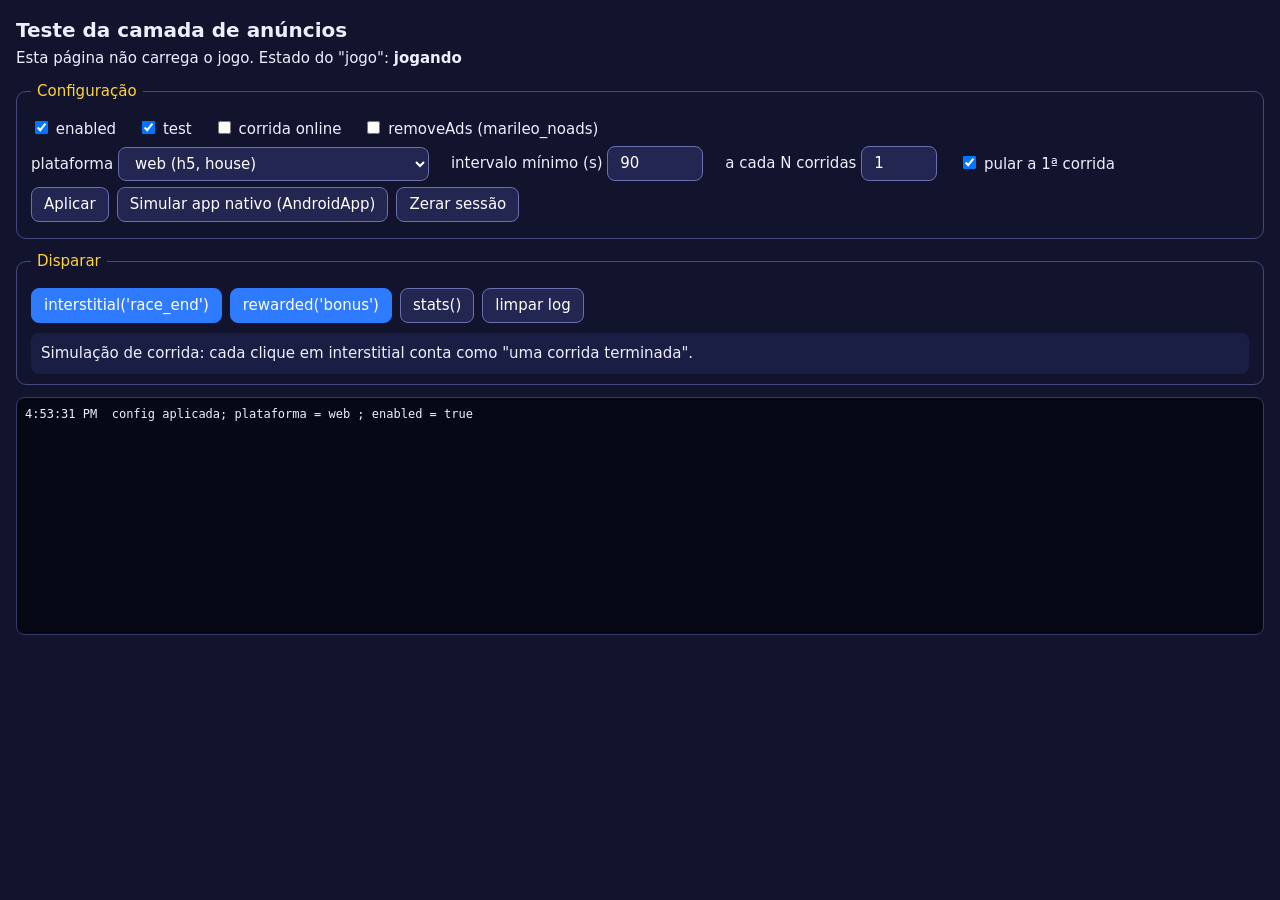
<file: ads-test.html>
<!doctype html>
<html lang="pt-BR">
<head>
<meta charset="utf-8">
<meta name="viewport" content="width=device-width, initial-scale=1">
<title>Race Cities — teste de anúncios</title>
<link rel="stylesheet" href="css/ads.css">
<style>
  body { margin: 0; padding: 16px; font: 15px/1.4 system-ui, sans-serif; background: #12142e; color: #eef; }
  h1 { font-size: 20px; margin: 0 0 4px; }
  fieldset { border: 1px solid #44487a; border-radius: 10px; margin: 12px 0; padding: 10px 14px; }
  legend { padding: 0 6px; color: #ffd23f; }
  label { margin-right: 14px; white-space: nowrap; }
  button, select, input { font: inherit; padding: 6px 12px; border-radius: 8px; border: 1px solid #6a6fb0; background: #232650; color: #fff; }
  button { cursor: pointer; }
  button.main { background: #2f7bff; border-color: #2f7bff; }
  #log { height: 220px; overflow: auto; background: #070816; border: 1px solid #333764; border-radius: 8px; padding: 8px; font: 12px/1.45 ui-monospace, monospace; white-space: pre-wrap; }
  .row { display: flex; flex-wrap: wrap; gap: 8px; align-items: center; margin: 6px 0; }
  .fake { margin-top: 10px; padding: 10px; background: #1a1d44; border-radius: 8px; }
</style>
</head>
<body>
<h1>Teste da camada de anúncios</h1>
<div>Esta página não carrega o jogo. Estado do "jogo": <b id="gameState">jogando</b> <span id="sndState"></span></div>

<fieldset>
  <legend>Configuração</legend>
  <div class="row">
    <label><input type="checkbox" id="cEnabled" checked> enabled</label>
    <label><input type="checkbox" id="cTest" checked> test</label>
    <label><input type="checkbox" id="cOnline"> corrida online</label>
    <label><input type="checkbox" id="cNoads"> removeAds (marileo_noads)</label>
  </div>
  <div class="row">
    <label>plataforma
      <select id="cPlatform">
        <option value="web">web (h5, house)</option>
        <option value="house">somente house</option>
        <option value="crazygames">crazygames</option>
        <option value="poki">poki</option>
        <option value="native">native (precisa do app / simulação)</option>
      </select>
    </label>
    <label>intervalo mínimo (s) <input id="cMin" type="number" value="90" style="width:70px"></label>
    <label>a cada N corridas <input id="cEvery" type="number" value="1" min="1" style="width:50px"></label>
    <label><input type="checkbox" id="cSkipFirst" checked> pular a 1ª corrida</label>
  </div>
  <div class="row">
    <button id="bApply">Aplicar</button>
    <button id="bNative">Simular app nativo (AndroidApp)</button>
    <button id="bReset">Zerar sessão</button>
  </div>
</fieldset>

<fieldset>
  <legend>Disparar</legend>
  <div class="row">
    <button class="main" id="bInter">interstitial('race_end')</button>
    <button class="main" id="bRew">rewarded('bonus')</button>
    <button id="bStats">stats()</button>
    <button id="bClear">limpar log</button>
  </div>
  <div class="fake">Simulação de corrida: cada clique em interstitial conta como "uma corrida terminada".</div>
</fieldset>

<div id="log"></div>

<script type="module">
import { ads } from './js/ads.js';

const $ = id => document.getElementById(id);
const log = (...a) => { const l = $('log'); l.textContent += new Date().toLocaleTimeString() + '  ' + a.map(x => typeof x === 'string' ? x : JSON.stringify(x)).join(' ') + '\n'; l.scrollTop = l.scrollHeight; };
window.__log = log;

// campanha com imagem (SVG embutido) só para testar o layout
const svg = encodeURIComponent('<svg xmlns="http://www.w3.org/2000/svg" width="600" height="400"><defs><linearGradient id="g" x1="0" y1="0" x2="1" y2="1"><stop offset="0" stop-color="#ffb020"/><stop offset="1" stop-color="#ff3b8f"/></linearGradient></defs><rect width="600" height="400" fill="url(#g)"/><text x="300" y="230" font-size="110" text-anchor="middle" fill="#fff" font-family="sans-serif" font-weight="800">PÃO</text></svg>');
ads.configure({
  house: { countdown: 5 },
  houseCampaigns: [
    { id: 'teste-texto', title: 'Jogue com os amigos!', text: 'Crie uma sala online e corra com a turma toda.', weight: 1 },
    { id: 'teste-imagem', title: 'Padaria Pão Quente', text: 'Pão fresquinho todo dia às 6h!', image: 'data:image/svg+xml,' + svg, url: 'https://example.com/', linkLabel: 'Conhecer a padaria', weight: 1 },
  ],
});
const q = new URLSearchParams(location.search);
if (q.get('campaign') === 'text') ads.configure({ houseCampaigns: ads.config.houseCampaigns.slice(0, 1) });
if (q.get('campaign') === 'image') ads.configure({ houseCampaigns: ads.config.houseCampaigns.slice(1) });

ads.onPause = () => { $('gameState').textContent = 'PAUSADO (anúncio na tela, áudio mudo)'; log('onPause'); };
ads.onResume = () => { $('gameState').textContent = 'jogando'; log('onResume'); };
ads.isSoundOn = () => true;

function apply() {
  ads.configure({
    enabled: $('cEnabled').checked, test: $('cTest').checked,
    platform: $('cPlatform').value === 'house' ? 'web' : $('cPlatform').value,
    minSecondsBetween: +$('cMin').value, skipFirstRace: $('cSkipFirst').checked, everyNRaces: +$('cEvery').value || 1,
    providers: { web: $('cPlatform').value === 'house' ? ['house'] : ['h5', 'house'] },
    h5: { client: 'ca-pub-1234567890123456' },
  });
  try { localStorage.setItem('marileo_noads', $('cNoads').checked ? '1' : '0'); } catch (e) { /* */ }
  ads.init();
  log('config aplicada; plataforma =', ads.platform, '; enabled =', ads.config.enabled);
}
$('bApply').onclick = apply;
$('bReset').onclick = () => { ads.reset(); log('sessão zerada'); };
$('bClear').onclick = () => { $('log').textContent = ''; };
$('bStats').onclick = () => log('stats', ads.stats());
$('bNative').onclick = () => {
  // imita o app: chama __adStarted, espera 1,5 s e chama __adDone
  window.AndroidApp = {
    showInterstitial(p) { log('[app] showInterstitial', p); setTimeout(() => window.__adStarted && window.__adStarted(), 200); setTimeout(() => window.__adDone({ shown: true }), 1700); },
    showRewarded(p) { log('[app] showRewarded', p); setTimeout(() => window.__adStarted && window.__adStarted(), 200); setTimeout(() => window.__adDone({ rewarded: true }), 1700); },
  };
  log('AndroidApp simulado instalado. Escolha a plataforma "native" e Aplicar.');
};
$('bInter').onclick = async () => {
  log('> interstitial()...');
  const t = performance.now();
  const r = await ads.interstitial('race_end', { online: $('cOnline').checked });
  log('< interstitial', r, Math.round(performance.now() - t) + 'ms');
};
$('bRew').onclick = async () => {
  log('> rewarded()...');
  const r = await ads.rewarded('bonus');
  log('< rewarded', r);
};
window.__apply = apply;
apply();
</script>
</body>
</html>
</file>
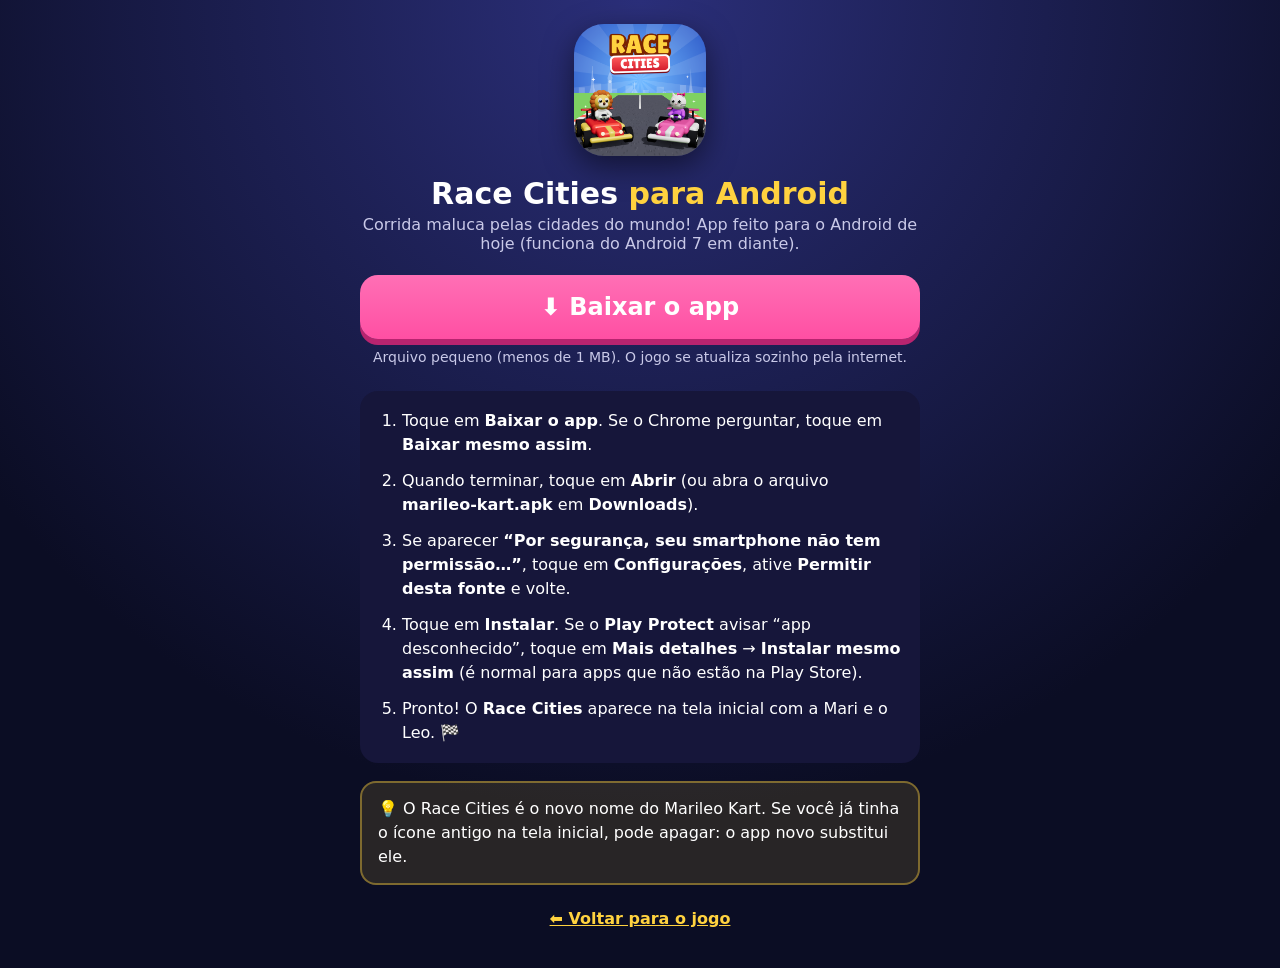
<file: baixar.html>
<!doctype html>
<html lang="pt-BR">
<head>
  <meta charset="utf-8">
  <meta name="viewport" content="width=device-width, initial-scale=1, viewport-fit=cover">
  <meta name="theme-color" content="#16163a">
  <title>Baixar Race Cities para Android</title>
  <link rel="icon" href="icons/favicon-32.png">
  <style>
    :root { --bg: #0b0d24; --card: #16163a; --pink: #ff4fa3; --yellow: #ffd23f; --txt: #fff; --muted: #c9c9e8; }
    * { box-sizing: border-box; }
    body { margin: 0; background: radial-gradient(circle at 50% 0, #2b2f7a, var(--bg) 70%); color: var(--txt);
      font-family: system-ui, -apple-system, "Segoe UI", Roboto, sans-serif; min-height: 100vh; padding: 24px 16px 40px; }
    main { max-width: 560px; margin: 0 auto; text-align: center; }
    .icon { width: 132px; height: 132px; border-radius: 30px; box-shadow: 0 10px 30px rgba(0,0,0,.5); }
    h1 { font-size: 30px; margin: 16px 0 4px; }
    h1 b { color: var(--yellow); }
    .sub { color: var(--muted); margin: 0 0 22px; }
    .dl { display: block; background: linear-gradient(180deg, #ff6fb5, var(--pink)); color: #fff; text-decoration: none;
      font-size: 24px; font-weight: 800; padding: 18px; border-radius: 18px; box-shadow: 0 6px 0 #b8246f; }
    .dl:active { transform: translateY(4px); box-shadow: 0 2px 0 #b8246f; }
    .size { color: var(--muted); font-size: 14px; margin: 10px 0 26px; }
    ol { text-align: left; background: var(--card); border-radius: 18px; padding: 18px 18px 18px 42px; line-height: 1.5; margin: 0 0 18px; }
    li { margin: 0 0 12px; }
    li:last-child { margin: 0; }
    .tip { text-align: left; background: rgba(255,210,63,.12); border: 2px solid rgba(255,210,63,.4); border-radius: 16px; padding: 14px 16px; line-height: 1.5; }
    a.back { display: inline-block; margin-top: 24px; color: var(--yellow); font-weight: 700; }
  </style>
</head>
<body>
  <main>
    <img class="icon" src="icons/icon-512.png" alt="Ícone do Race Cities com a Mari e o Leo">
    <h1>Race Cities <b>para Android</b></h1>
    <p class="sub">Corrida maluca pelas cidades do mundo! App feito para o Android de hoje (funciona do Android 7 em diante).</p>
    <a class="dl" href="download/marileo-kart.apk" download="marileo-kart.apk">⬇️ Baixar o app</a>
    <p class="size">Arquivo pequeno (menos de 1 MB). O jogo se atualiza sozinho pela internet.</p>
    <ol>
      <li>Toque em <b>Baixar o app</b>. Se o Chrome perguntar, toque em <b>Baixar mesmo assim</b>.</li>
      <li>Quando terminar, toque em <b>Abrir</b> (ou abra o arquivo <b>marileo-kart.apk</b> em <b>Downloads</b>).</li>
      <li>Se aparecer <b>“Por segurança, seu smartphone não tem permissão…”</b>, toque em <b>Configurações</b>,
        ative <b>Permitir desta fonte</b> e volte.</li>
      <li>Toque em <b>Instalar</b>. Se o <b>Play Protect</b> avisar “app desconhecido”, toque em
        <b>Mais detalhes</b> → <b>Instalar mesmo assim</b> (é normal para apps que não estão na Play Store).</li>
      <li>Pronto! O <b>Race Cities</b> aparece na tela inicial com a Mari e o Leo. 🏁</li>
    </ol>
    <div class="tip">💡 O Race Cities é o novo nome do Marileo Kart. Se você já tinha o ícone antigo na tela inicial, pode apagar:
      o app novo substitui ele.</div>
    <a class="back" href="./">⬅ Voltar para o jogo</a>
  </main>
</body>
</html>
</file>
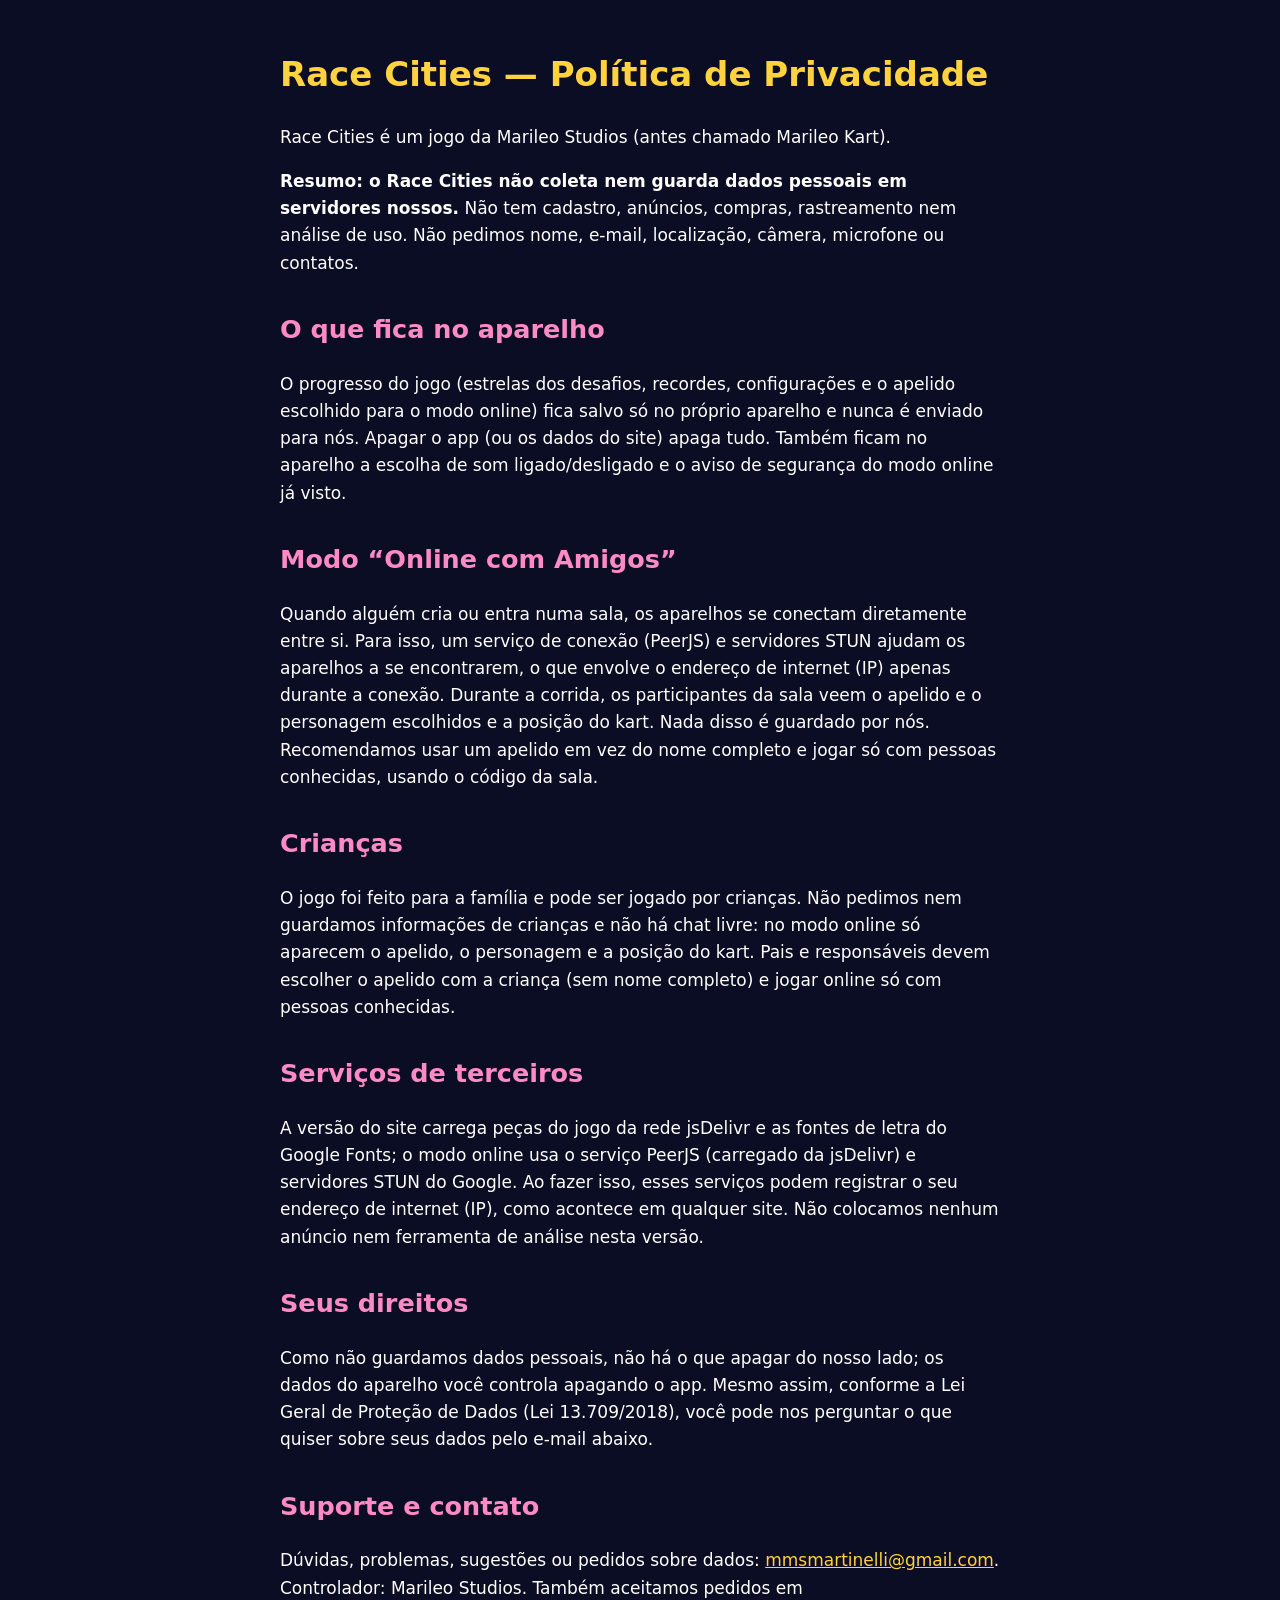
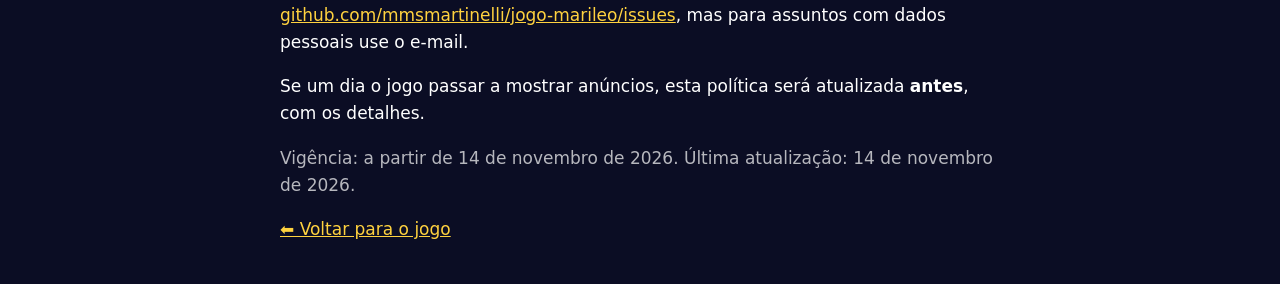
<file: privacidade.html>
<!doctype html>
<html lang="pt-BR"><head><meta charset="utf-8"><meta name="viewport" content="width=device-width, initial-scale=1">
<title>Race Cities — Privacidade e Suporte</title><link rel="icon" href="icons/favicon-32.png">
<style>body{margin:0;background:#0b0d24;color:#fff;font:17px/1.6 system-ui,-apple-system,sans-serif;padding:24px 16px}
main{max-width:720px;margin:0 auto}h1{color:#ffd23f}h2{color:#ff8ac6;margin-top:32px}a{color:#ffd23f}</style></head>
<body><main>
<h1>Race Cities — Política de Privacidade</h1>
<p>Race Cities é um jogo da Marileo Studios (antes chamado Marileo Kart).</p>
<p><b>Resumo: o Race Cities não coleta nem guarda dados pessoais em servidores nossos.</b> Não tem cadastro, anúncios, compras, rastreamento nem análise de uso. Não pedimos nome, e-mail, localização, câmera, microfone ou contatos.</p>
<h2>O que fica no aparelho</h2>
<p>O progresso do jogo (estrelas dos desafios, recordes, configurações e o apelido escolhido para o modo online) fica salvo só no próprio aparelho e nunca é enviado para nós. Apagar o app (ou os dados do site) apaga tudo. Também ficam no aparelho a escolha de som ligado/desligado e o aviso de segurança do modo online já visto.</p>
<h2>Modo “Online com Amigos”</h2>
<p>Quando alguém cria ou entra numa sala, os aparelhos se conectam diretamente entre si. Para isso, um serviço de conexão (PeerJS) e servidores STUN ajudam os aparelhos a se encontrarem, o que envolve o endereço de internet (IP) apenas durante a conexão. Durante a corrida, os participantes da sala veem o apelido e o personagem escolhidos e a posição do kart. Nada disso é guardado por nós. Recomendamos usar um apelido em vez do nome completo e jogar só com pessoas conhecidas, usando o código da sala.</p>
<h2>Crianças</h2>
<p>O jogo foi feito para a família e pode ser jogado por crianças. Não pedimos nem guardamos informações de crianças e não há chat livre: no modo online só aparecem o apelido, o personagem e a posição do kart. Pais e responsáveis devem escolher o apelido com a criança (sem nome completo) e jogar online só com pessoas conhecidas.</p>
<h2>Serviços de terceiros</h2>
<p>A versão do site carrega peças do jogo da rede jsDelivr e as fontes de letra do Google Fonts; o modo online usa o serviço PeerJS (carregado da jsDelivr) e servidores STUN do Google. Ao fazer isso, esses serviços podem registrar o seu endereço de internet (IP), como acontece em qualquer site. Não colocamos nenhum anúncio nem ferramenta de análise nesta versão.</p>
<h2>Seus direitos</h2>
<p>Como não guardamos dados pessoais, não há o que apagar do nosso lado; os dados do aparelho você controla apagando o app. Mesmo assim, conforme a Lei Geral de Proteção de Dados (Lei 13.709/2018), você pode nos perguntar o que quiser sobre seus dados pelo e-mail abaixo.</p>
<h2 id="suporte">Suporte e contato</h2>
<p>Dúvidas, problemas, sugestões ou pedidos sobre dados: <a href="mailto:mmsmartinelli@gmail.com">mmsmartinelli@gmail.com</a>. Controlador: Marileo Studios. Também aceitamos pedidos em <a href="https://github.com/mmsmartinelli/jogo-marileo/issues">github.com/mmsmartinelli/jogo-marileo/issues</a>, mas para assuntos com dados pessoais use o e-mail.</p>
<p>Se um dia o jogo passar a mostrar anúncios, esta política será atualizada <b>antes</b>, com os detalhes.</p>
<p style="opacity:.7">Vigência: a partir de 14 de novembro de 2026. Última atualização: 14 de novembro de 2026.</p>
<p><a href="./">⬅ Voltar para o jogo</a></p>
</main></body></html>
</file>
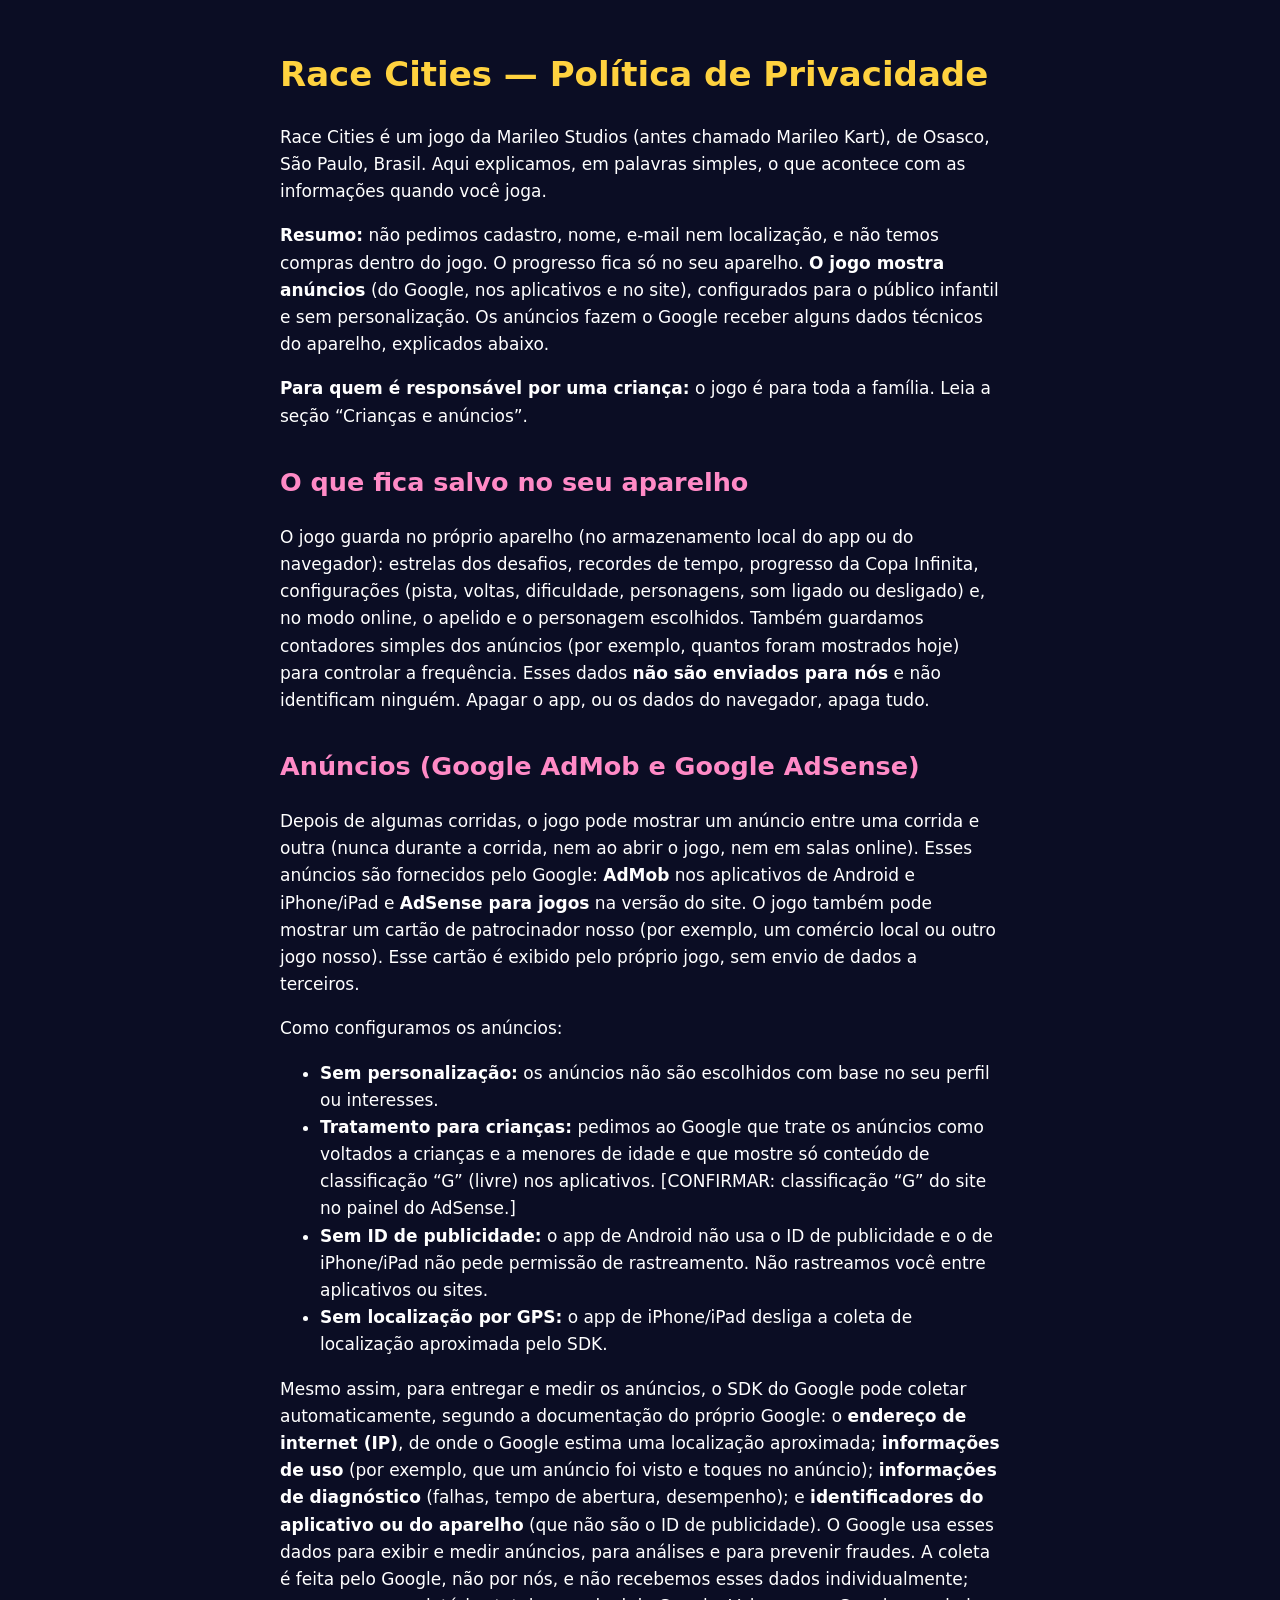
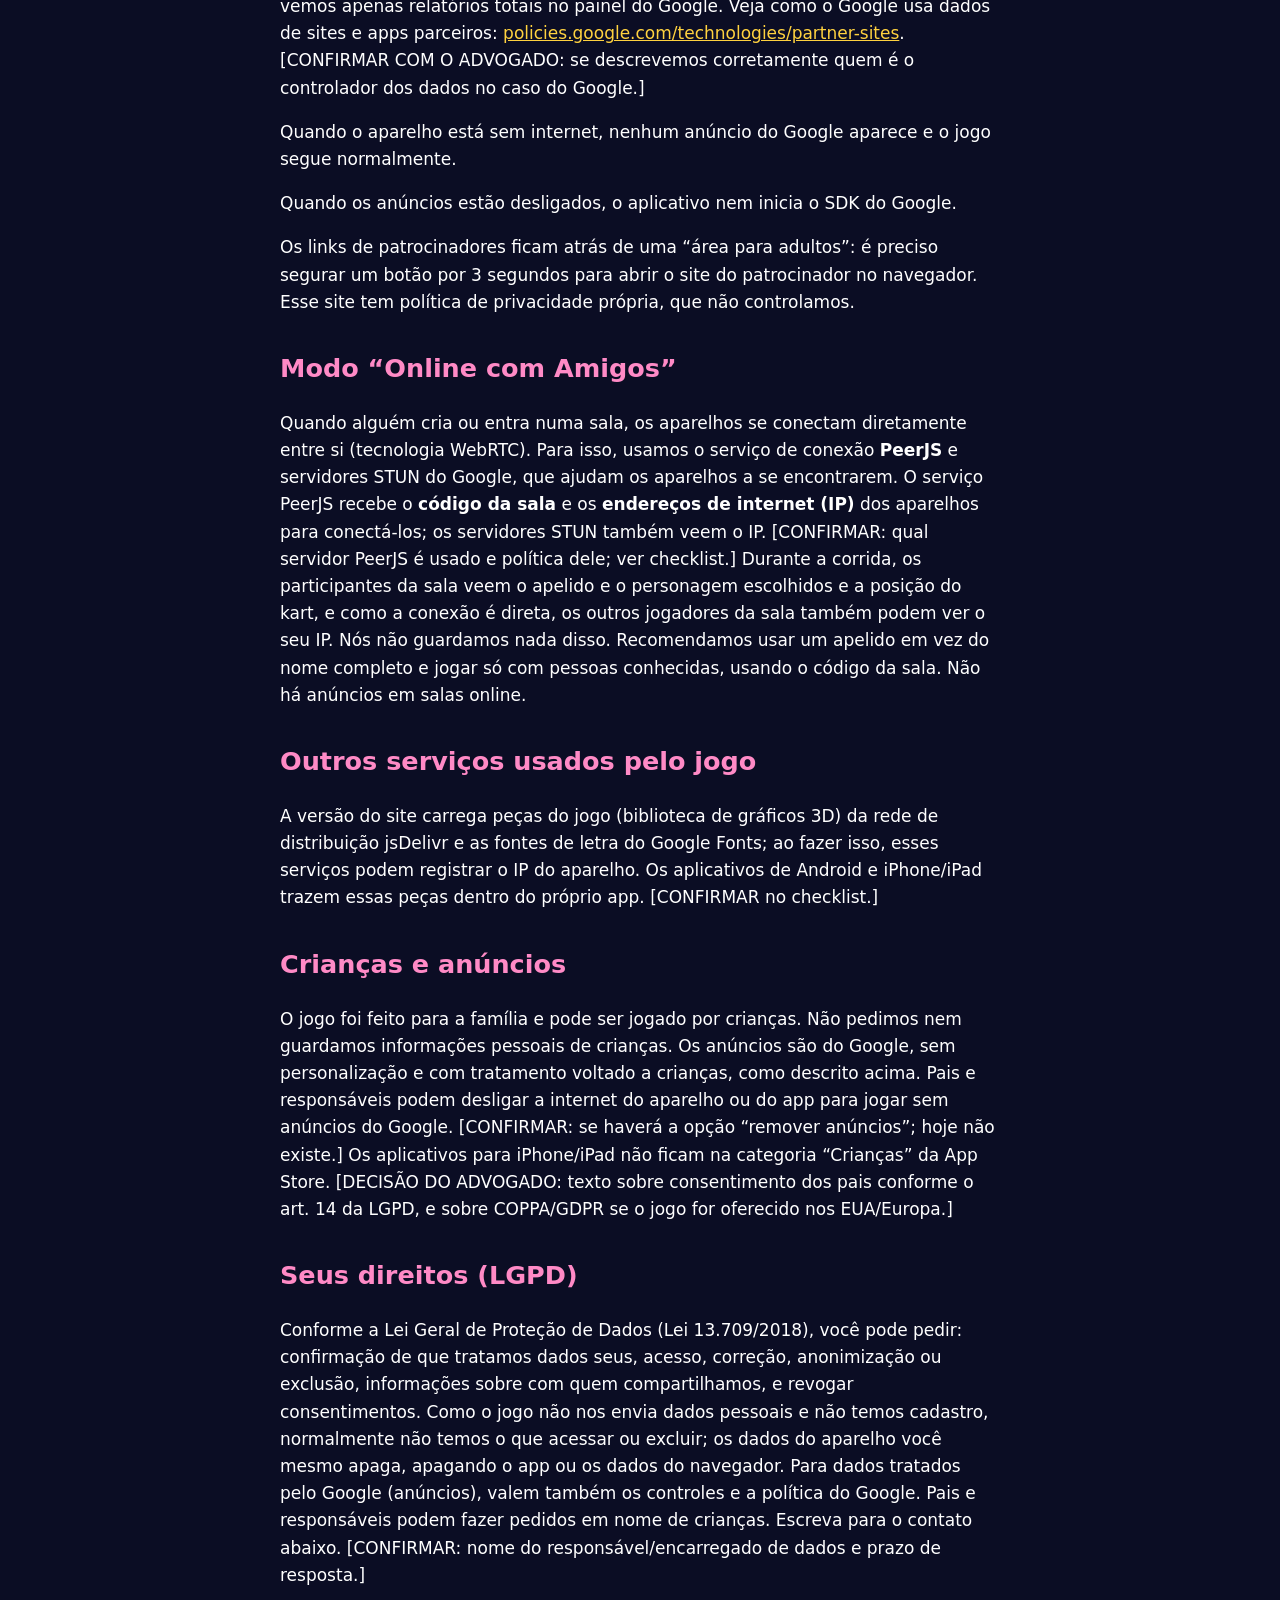
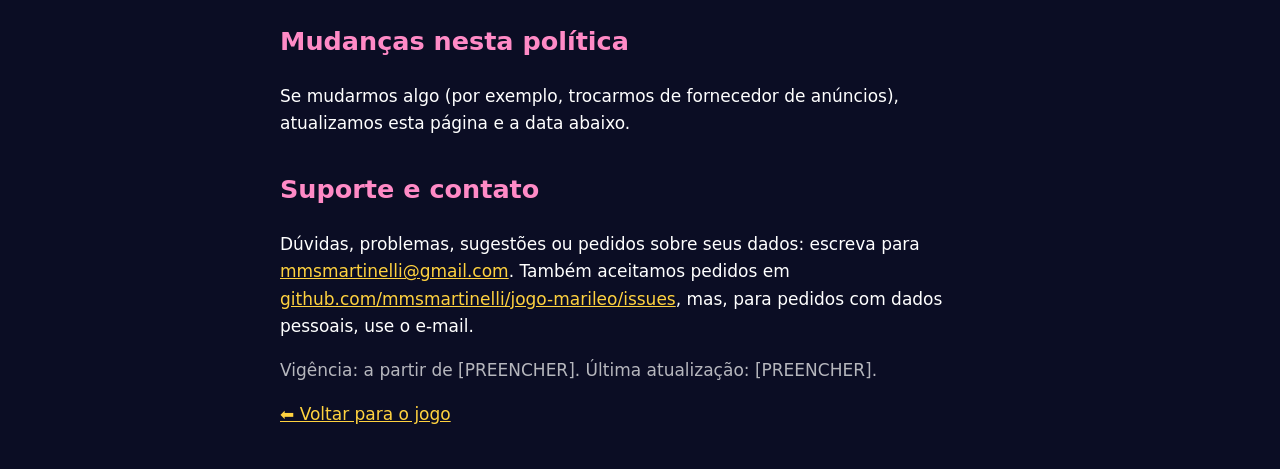
<file: docs/privacidade-com-anuncios.html>
<!doctype html>
<!-- RASCUNHO. NÃO PUBLICAR ainda. Só substitui o privacidade.html quando os anúncios reais forem ligados
     (js/ads-config.js enabled:true) e depois da revisão do advogado. Veja docs/privacidade-checklist.md.
     Tudo que está entre [colchetes] precisa ser preenchido/decidido antes de publicar. -->
<html lang="pt-BR"><head><meta charset="utf-8"><meta name="viewport" content="width=device-width, initial-scale=1">
<title>Race Cities — Privacidade e Suporte</title><link rel="icon" href="icons/favicon-32.png">
<style>body{margin:0;background:#0b0d24;color:#fff;font:17px/1.6 system-ui,-apple-system,sans-serif;padding:24px 16px}
main{max-width:720px;margin:0 auto}h1{color:#ffd23f}h2{color:#ff8ac6;margin-top:32px}a{color:#ffd23f}
table{border-collapse:collapse;width:100%;font-size:15px}th,td{border:1px solid #3a3d66;padding:6px 8px;text-align:left;vertical-align:top}th{color:#ffd23f}</style></head>
<body><main>
<h1>Race Cities — Política de Privacidade</h1>
<p>Race Cities é um jogo da Marileo Studios (antes chamado Marileo Kart), de Osasco, São Paulo, Brasil. Aqui explicamos, em palavras simples, o que acontece com as informações quando você joga.</p>
<p><b>Resumo:</b> não pedimos cadastro, nome, e-mail nem localização, e não temos compras dentro do jogo. O progresso fica só no seu aparelho. <b>O jogo mostra anúncios</b> (do Google, nos aplicativos e no site), configurados para o público infantil e sem personalização. Os anúncios fazem o Google receber alguns dados técnicos do aparelho, explicados abaixo.</p>
<p><b>Para quem é responsável por uma criança:</b> o jogo é para toda a família. Leia a seção “Crianças e anúncios”.</p>

<h2>O que fica salvo no seu aparelho</h2>
<p>O jogo guarda no próprio aparelho (no armazenamento local do app ou do navegador): estrelas dos desafios, recordes de tempo, progresso da Copa Infinita, configurações (pista, voltas, dificuldade, personagens, som ligado ou desligado) e, no modo online, o apelido e o personagem escolhidos. Também guardamos contadores simples dos anúncios (por exemplo, quantos foram mostrados hoje) para controlar a frequência. Esses dados <b>não são enviados para nós</b> e não identificam ninguém. Apagar o app, ou os dados do navegador, apaga tudo.</p>

<h2>Anúncios (Google AdMob e Google AdSense)</h2>
<p>Depois de algumas corridas, o jogo pode mostrar um anúncio entre uma corrida e outra (nunca durante a corrida, nem ao abrir o jogo, nem em salas online). Esses anúncios são fornecidos pelo Google: <b>AdMob</b> nos aplicativos de Android e iPhone/iPad e <b>AdSense para jogos</b> na versão do site. O jogo também pode mostrar um cartão de patrocinador nosso (por exemplo, um comércio local ou outro jogo nosso). Esse cartão é exibido pelo próprio jogo, sem envio de dados a terceiros.</p>
<p>Como configuramos os anúncios:</p>
<ul>
<li><b>Sem personalização:</b> os anúncios não são escolhidos com base no seu perfil ou interesses.</li>
<li><b>Tratamento para crianças:</b> pedimos ao Google que trate os anúncios como voltados a crianças e a menores de idade e que mostre só conteúdo de classificação “G” (livre) nos aplicativos. [CONFIRMAR: classificação “G” do site no painel do AdSense.]</li>
<li><b>Sem ID de publicidade:</b> o app de Android não usa o ID de publicidade e o de iPhone/iPad não pede permissão de rastreamento. Não rastreamos você entre aplicativos ou sites.</li>
<li><b>Sem localização por GPS:</b> o app de iPhone/iPad desliga a coleta de localização aproximada pelo SDK.</li>
</ul>
<p>Mesmo assim, para entregar e medir os anúncios, o SDK do Google pode coletar automaticamente, segundo a documentação do próprio Google: o <b>endereço de internet (IP)</b>, de onde o Google estima uma localização aproximada; <b>informações de uso</b> (por exemplo, que um anúncio foi visto e toques no anúncio); <b>informações de diagnóstico</b> (falhas, tempo de abertura, desempenho); e <b>identificadores do aplicativo ou do aparelho</b> (que não são o ID de publicidade). O Google usa esses dados para exibir e medir anúncios, para análises e para prevenir fraudes. A coleta é feita pelo Google, não por nós, e não recebemos esses dados individualmente; vemos apenas relatórios totais no painel do Google. Veja como o Google usa dados de sites e apps parceiros: <a href="https://policies.google.com/technologies/partner-sites">policies.google.com/technologies/partner-sites</a>. [CONFIRMAR COM O ADVOGADO: se descrevemos corretamente quem é o controlador dos dados no caso do Google.]</p>
<p>Quando o aparelho está sem internet, nenhum anúncio do Google aparece e o jogo segue normalmente.</p>
<p>Quando os anúncios estão desligados, o aplicativo nem inicia o SDK do Google.</p>
<p>Os links de patrocinadores ficam atrás de uma “área para adultos”: é preciso segurar um botão por 3 segundos para abrir o site do patrocinador no navegador. Esse site tem política de privacidade própria, que não controlamos.</p>

<h2>Modo “Online com Amigos”</h2>
<p>Quando alguém cria ou entra numa sala, os aparelhos se conectam diretamente entre si (tecnologia WebRTC). Para isso, usamos o serviço de conexão <b>PeerJS</b> e servidores STUN do Google, que ajudam os aparelhos a se encontrarem. O serviço PeerJS recebe o <b>código da sala</b> e os <b>endereços de internet (IP)</b> dos aparelhos para conectá-los; os servidores STUN também veem o IP. [CONFIRMAR: qual servidor PeerJS é usado e política dele; ver checklist.] Durante a corrida, os participantes da sala veem o apelido e o personagem escolhidos e a posição do kart, e como a conexão é direta, os outros jogadores da sala também podem ver o seu IP. Nós não guardamos nada disso. Recomendamos usar um apelido em vez do nome completo e jogar só com pessoas conhecidas, usando o código da sala. Não há anúncios em salas online.</p>

<h2>Outros serviços usados pelo jogo</h2>
<p>A versão do site carrega peças do jogo (biblioteca de gráficos 3D) da rede de distribuição jsDelivr e as fontes de letra do Google Fonts; ao fazer isso, esses serviços podem registrar o IP do aparelho. Os aplicativos de Android e iPhone/iPad trazem essas peças dentro do próprio app. [CONFIRMAR no checklist.]</p>

<h2>Crianças e anúncios</h2>
<p>O jogo foi feito para a família e pode ser jogado por crianças. Não pedimos nem guardamos informações pessoais de crianças. Os anúncios são do Google, sem personalização e com tratamento voltado a crianças, como descrito acima. Pais e responsáveis podem desligar a internet do aparelho ou do app para jogar sem anúncios do Google. [CONFIRMAR: se haverá a opção “remover anúncios”; hoje não existe.] Os aplicativos para iPhone/iPad não ficam na categoria “Crianças” da App Store. [DECISÃO DO ADVOGADO: texto sobre consentimento dos pais conforme o art. 14 da LGPD, e sobre COPPA/GDPR se o jogo for oferecido nos EUA/Europa.]</p>

<h2>Seus direitos (LGPD)</h2>
<p>Conforme a Lei Geral de Proteção de Dados (Lei 13.709/2018), você pode pedir: confirmação de que tratamos dados seus, acesso, correção, anonimização ou exclusão, informações sobre com quem compartilhamos, e revogar consentimentos. Como o jogo não nos envia dados pessoais e não temos cadastro, normalmente não temos o que acessar ou excluir; os dados do aparelho você mesmo apaga, apagando o app ou os dados do navegador. Para dados tratados pelo Google (anúncios), valem também os controles e a política do Google. Pais e responsáveis podem fazer pedidos em nome de crianças. Escreva para o contato abaixo. [CONFIRMAR: nome do responsável/encarregado de dados e prazo de resposta.]</p>

<h2>Mudanças nesta política</h2>
<p>Se mudarmos algo (por exemplo, trocarmos de fornecedor de anúncios), atualizamos esta página e a data abaixo.</p>

<h2 id="suporte">Suporte e contato</h2>
<p>Dúvidas, problemas, sugestões ou pedidos sobre seus dados: escreva para <a href="mailto:mmsmartinelli@gmail.com">mmsmartinelli@gmail.com</a>. Também aceitamos pedidos em <a href="https://github.com/mmsmartinelli/jogo-marileo/issues">github.com/mmsmartinelli/jogo-marileo/issues</a>, mas, para pedidos com dados pessoais, use o e-mail.</p>
<p style="opacity:.7">Vigência: a partir de [PREENCHER]. Última atualização: [PREENCHER].</p>
<p><a href="./">⬅ Voltar para o jogo</a></p>
</main></body></html>
</file>
<file: css/ads.css>
/* Race Cities — anúncios próprios (patrocinadores). Veja docs/ANUNCIOS.md */
.mk-ad {
  position: fixed; inset: 0; z-index: 2000;
  display: flex; align-items: center; justify-content: center;
  padding: max(10px, env(safe-area-inset-top)) max(12px, env(safe-area-inset-right)) max(10px, env(safe-area-inset-bottom)) max(12px, env(safe-area-inset-left));
  background: radial-gradient(ellipse at 50% 40%, rgba(40, 44, 120, .985), rgba(8, 10, 30, .995));
  color: #fff; font-family: var(--font-body, 'Baloo 2', system-ui, sans-serif);
  -webkit-user-select: none; user-select: none; touch-action: manipulation;
  animation: mk-ad-in .25s ease-out;
}
.mk-ad *, .mk-ad *::before, .mk-ad *::after { box-sizing: border-box; }
@keyframes mk-ad-in { from { opacity: 0; } to { opacity: 1; } }

.mk-ad__card {
  position: relative; width: min(94vw, 760px); max-height: 100%;
  display: flex; flex-direction: column; gap: 12px;
  padding: 34px 22px 18px;
  background: linear-gradient(160deg, #2f7bff 0%, #6a3cff 55%, #ff3b8f 130%);
  border: 3px solid rgba(255, 255, 255, .35); border-radius: 22px;
  box-shadow: 0 18px 60px rgba(0, 0, 0, .6);
  overflow: hidden;
}
.mk-ad__tag {
  position: absolute; top: 10px; left: 14px;
  font-size: 12px; font-weight: 800; letter-spacing: .06em; text-transform: uppercase;
  padding: 2px 10px; border-radius: 999px; background: rgba(0, 0, 0, .35); color: #ffe27a;
}
.mk-ad__body { display: flex; flex-direction: row; align-items: stretch; gap: 18px; min-height: 0; flex: 1 1 auto; }
.mk-ad__media {
  flex: 0 0 44%; min-height: 0; border-radius: 14px; overflow: hidden;
  background: rgba(0, 0, 0, .25); display: flex; align-items: center; justify-content: center;
}
.mk-ad__media img { width: 100%; height: 100%; max-height: 52vh; object-fit: cover; display: block; -webkit-user-drag: none; }
.mk-ad__tap { cursor: pointer; }
.mk-ad__text { flex: 1 1 0; min-width: 0; display: flex; flex-direction: column; justify-content: center; gap: 8px; }
.mk-ad__title {
  margin: 0; font-family: var(--font-title, 'Lilita One', system-ui, sans-serif); font-weight: 400;
  font-size: clamp(26px, 5vw, 44px); line-height: 1.05; text-shadow: 0 3px 0 rgba(0, 0, 0, .25);
  overflow-wrap: anywhere;
}
.mk-ad__desc { margin: 0; font-size: clamp(16px, 2.6vw, 22px); line-height: 1.25; font-weight: 700; opacity: .96; overflow-wrap: anywhere; }
.mk-ad:not(.mk-ad--x) .mk-ad__card:not(.mk-ad--img) .mk-ad__text { text-align: center; align-items: center; padding: 8px 4px; }

.mk-ad button {
  font: inherit; font-weight: 800; color: #fff; cursor: pointer; border: 0;
  -webkit-tap-highlight-color: transparent;
}
.mk-ad button:focus-visible { outline: 3px solid #ffe27a; outline-offset: 2px; }
.mk-ad__link {
  align-self: flex-start; margin-top: 4px; padding: 8px 16px; font-size: 16px;
  background: rgba(255, 255, 255, .18); border: 2px solid rgba(255, 255, 255, .5) !important; border-radius: 999px;
}
.mk-ad__card:not(.mk-ad--img) .mk-ad__link { align-self: center; }
.mk-ad__bar { display: flex; align-items: center; justify-content: flex-end; gap: 12px; }
.mk-ad__go {
  min-width: 220px; padding: 12px 26px; font-size: 22px; border-radius: 16px;
  font-family: var(--font-title, 'Lilita One', system-ui, sans-serif); font-weight: 400;
  background: rgba(255, 255, 255, .22); color: rgba(255, 255, 255, .8); cursor: default !important;
}
.mk-ad__go.ready {
  background: linear-gradient(#52e08f, #1fb865); color: #0b2a18; cursor: pointer !important;
  box-shadow: 0 5px 0 #138a4a, 0 10px 24px rgba(0, 0, 0, .35); animation: mk-ad-pop .5s ease-out;
}
.mk-ad__go.ready:active { transform: translateY(3px); box-shadow: 0 2px 0 #138a4a; }
@keyframes mk-ad-pop { 0% { transform: scale(.85); } 60% { transform: scale(1.06); } 100% { transform: scale(1); } }
.mk-ad__cancel { margin-right: auto; padding: 10px 14px; background: transparent; text-decoration: underline; opacity: .85; font-size: 16px; }

/* portão dos pais */
.mk-ad__gate {
  position: absolute; inset: 0; z-index: 2; display: flex; align-items: center; justify-content: center;
  padding: 12px; background: rgba(5, 6, 20, .88);
}
.mk-ad__gate[hidden] { display: none; }
.mk-ad__gatebox {
  width: min(92vw, 420px); max-height: 100%; overflow: auto; text-align: center;
  background: #fff; color: #16163a; border-radius: 20px; padding: 18px 20px; box-shadow: 0 14px 50px rgba(0, 0, 0, .6);
}
.mk-ad__gatebox h3 { margin: 0; font-size: 24px; font-family: var(--font-title, 'Lilita One', system-ui, sans-serif); font-weight: 400; }
.mk-ad__gatebox p { margin: 4px 0; font-size: 18px; font-weight: 700; }
.mk-ad__gateicon { font-size: 30px; line-height: 1; }
.mk-ad__host { font-size: 14px !important; opacity: .65; overflow-wrap: anywhere; }
.mk-ad__hold {
  position: relative; display: block; width: 100%; margin: 10px 0 6px; padding: 14px 10px; font-size: 20px;
  border-radius: 14px; overflow: hidden; color: #16163a !important; background: #e3e6ff; touch-action: none;
  --p: 0;
}
.mk-ad__hold::before {
  content: ''; position: absolute; inset: 0; width: calc(var(--p) * 100%); background: #ffd23f; z-index: -1;
}
.mk-ad__hold { isolation: isolate; }
.mk-ad__gatecancel { padding: 8px 14px; background: transparent; color: #16163a !important; text-decoration: underline; font-size: 16px; }

/* celular na horizontal / telas baixas */
@media (max-height: 420px) {
  .mk-ad { padding: 6px 10px; }
  .mk-ad__card { gap: 6px; padding: 26px 14px 10px; border-radius: 16px; }
  .mk-ad__tag { top: 6px; left: 10px; font-size: 11px; }
  .mk-ad__body { gap: 12px; }
  .mk-ad__media img { max-height: 58vh; }
  .mk-ad__title { font-size: clamp(22px, 5.5vh, 32px); }
  .mk-ad__desc { font-size: clamp(14px, 4.2vh, 18px); }
  .mk-ad__link { padding: 5px 12px; font-size: 14px; margin-top: 0; }
  .mk-ad__go { min-width: 190px; padding: 8px 20px; font-size: 19px; border-radius: 13px; }
  .mk-ad__gatebox { padding: 10px 16px; }
  .mk-ad__gatebox h3 { font-size: 20px; }
  .mk-ad__gatebox p { font-size: 15px; margin: 2px 0; }
  .mk-ad__gateicon { display: none; }
  .mk-ad__hold { padding: 9px 8px; font-size: 17px; margin: 6px 0 2px; }
}
/* celular em pé */
@media (orientation: portrait) and (max-width: 600px) {
  .mk-ad__body { flex-direction: column; }
  .mk-ad__media { flex: 0 0 auto; }
  .mk-ad__media img { max-height: 34vh; }
  .mk-ad__link { align-self: center; }
  .mk-ad__go { width: 100%; min-width: 0; }
}
@media (prefers-reduced-motion: reduce) { .mk-ad, .mk-ad__go.ready { animation: none; } }
</file>
